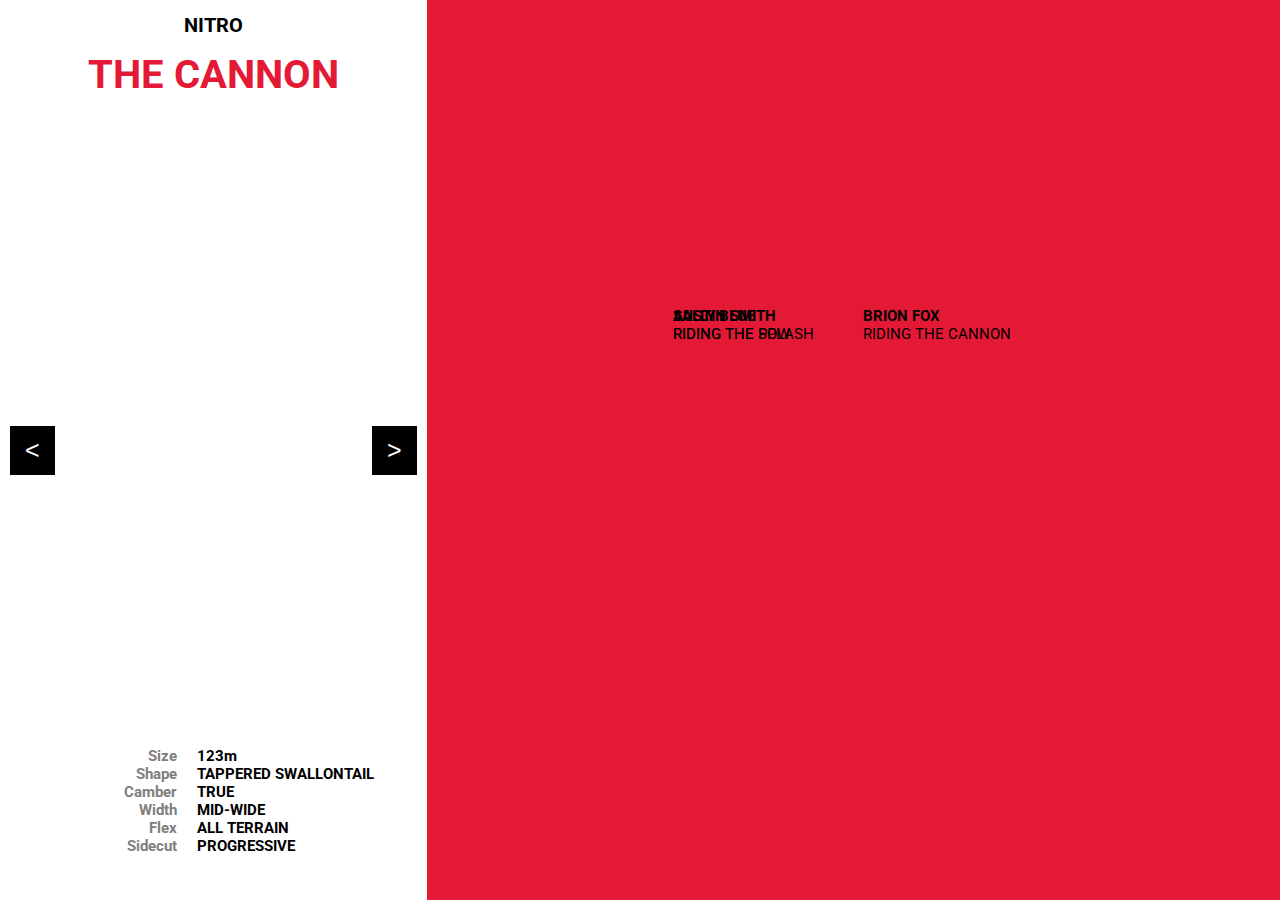
<file: 20200914/experiment/01/index.html>
<!DOCTYPE html>
<html lang="en" >
<head>
  <meta charset="UTF-8">
  <title>A Dribble Design Implementation</title>
  <link rel="stylesheet" href="./style.css">

</head>
<body>
<!-- partial:index.partial.html -->
<main>
  <div class="hero-left">
    <h1>NITRO</h1>
    <div class="layers">
      <div class="layer layer-displayed" data-scene="1">
        <span>THE CANNON</span>
        <div class="layer__image" style="background-image: url('http://pngimg.com/uploads/snowboard/snowboard_PNG8008.png')"></div>
        <div class="layer__info">
          <div>
            <strong>Size</strong>
            <strong>Shape</strong>
            <strong>Camber</strong>
            <strong>Width</strong>
            <strong>Flex</strong>
            <strong>Sidecut</strong>
          </div>
          <div>
            <span>123m</span>
            <span>TAPPERED SWALLONTAIL</span>
            <span>TRUE</span>
            <span>MID-WIDE</span>
            <span>ALL TERRAIN</span>
            <span>PROGRESSIVE</span>
          </div>
        </div>
      </div>
      <div class="layer" data-scene="2">
        <span>THE POW</span>
        <div class="layer__image" style="background-image: url('http://pngimg.com/uploads/snowboard/snowboard_PNG8006.png')"></div>
        <div class="layer__info">
          <div>
            <strong>Size</strong>
            <strong>Shape</strong>
            <strong>Camber</strong>
            <strong>Width</strong>
            <strong>Flex</strong>
            <strong>Sidecut</strong>
          </div>
          <div>
            <span>110m</span>
            <span>TWIN</span>
            <span>FALSE</span>
            <span>WIDE</span>
            <span>ALL TERRAIN</span>
            <span>PROGRESSIVE</span>
          </div>
        </div>
      </div>
      <div class="layer" data-scene="3">
        <span>THE SPLASH</span>
        <div class="layer__image" style="background-image: url('http://pngimg.com/uploads/snowboard/snowboard_PNG7998.png')"></div>
        <div class="layer__info">
          <div>
            <strong>Size</strong>
            <strong>Shape</strong>
            <strong>Camber</strong>
            <strong>Width</strong>
            <strong>Flex</strong>
            <strong>Sidecut</strong>
          </div>
          <div>
            <span>126m</span>
            <span>REVERSE CAMBER</span>
            <span>TRUE</span>
            <span>MID-WIDE</span>
            <span>ALL TERRAIN</span>
            <span>PROGRESSIVE</span>
          </div>
        </div>
      </div>
    </div>
    <button onclick="switchLayer(2)"><</button>
    <button onclick="switchLayer()">></button>
  </div>
  <div class="hero-right">
    <div class="layer layer-displayed" data-scene="1"></div>
    <div class="layer" data-scene="2"></div>
    <div class="layer" data-scene="3"></div>
    <div class="photo-frame">
      <div class="layer layer-displayed" style="background-image: url('https://images.unsplash.com/photo-1495468286609-71018e87abc5?ixlib=rb-0.3.5&ixid=eyJhcHBfaWQiOjEyMDd9&s=987c55a292efaa0adb9acfc26c06e22a&auto=format&fit=crop&w=670&q=80')" data-scene="1"></div>
      <div class="layer" style="background-image: url('https://images.unsplash.com/photo-1536099876051-79f4cbffeed1?ixlib=rb-0.3.5&ixid=eyJhcHBfaWQiOjEyMDd9&s=451b9215ee8acc20d5d7ea354aab570e&auto=format&fit=crop&w=1350&q=80')" data-scene="2"></div>
      <div class="layer" style="background-image: url('https://images.unsplash.com/photo-1512821062947-6eda5253c3e2?ixlib=rb-0.3.5&ixid=eyJhcHBfaWQiOjEyMDd9&s=305dedf0e09581de0ee68ab2c9523955&auto=format&fit=crop&w=1351&q=80')" data-scene="3"></div>
      <div class="cover"></div>
    </div>
    <div class="photo-name">
      <div class="photo-name__wrapper">
        <div class="layer layer-displayed" data-scene="1">
          <span class="photo-name__title">BRION FOX</span>
          <span>RIDING THE CANNON</span>
        </div>
        <div class="layer" data-scene="2">
          <span class="photo-name__title">AUSTIN SMITH</span>
          <span>RIDING THE POW</span>
        </div>
        <div class="layer" data-scene="3 ">
          <span class="photo-name__title">SALLY BLUE</span>
          <span>RIDING THE SPLASH</span>
        </div>
      </div>
    </div>
    <div class="photo-frame">
      <div class="layer layer-displayed" style="background-image: url('https://images.unsplash.com/photo-1486335223442-a034129506f6?ixlib=rb-0.3.5&ixid=eyJhcHBfaWQiOjEyMDd9&s=564f090b8a99c189845f2ef71d4f620a&auto=format&fit=crop&w=1350&q=80')" data-scene="1"></div>
      <div class="layer" style="background-image: url('https://images.unsplash.com/photo-1522056615691-da7b8106c665?ixlib=rb-0.3.5&ixid=eyJhcHBfaWQiOjEyMDd9&s=4f51ed1121800f23da98176659ba7506&auto=format&fit=crop&w=1352&q=80')" data-scene="2"></div>
      <div class="layer" style="background-image: url('https://images.unsplash.com/photo-1478700485868-972b69dc3fc4?ixlib=rb-0.3.5&ixid=eyJhcHBfaWQiOjEyMDd9&s=918195bdc5a37a2f412cf49234183427&auto=format&fit=crop&w=1350&q=80')" data-scene="3"></div>
      <div class="cover"></div>
    </div>
  </div>
</main>
<!-- partial -->
  <script  src="./script.js"></script>

</body>
</html>
</file>
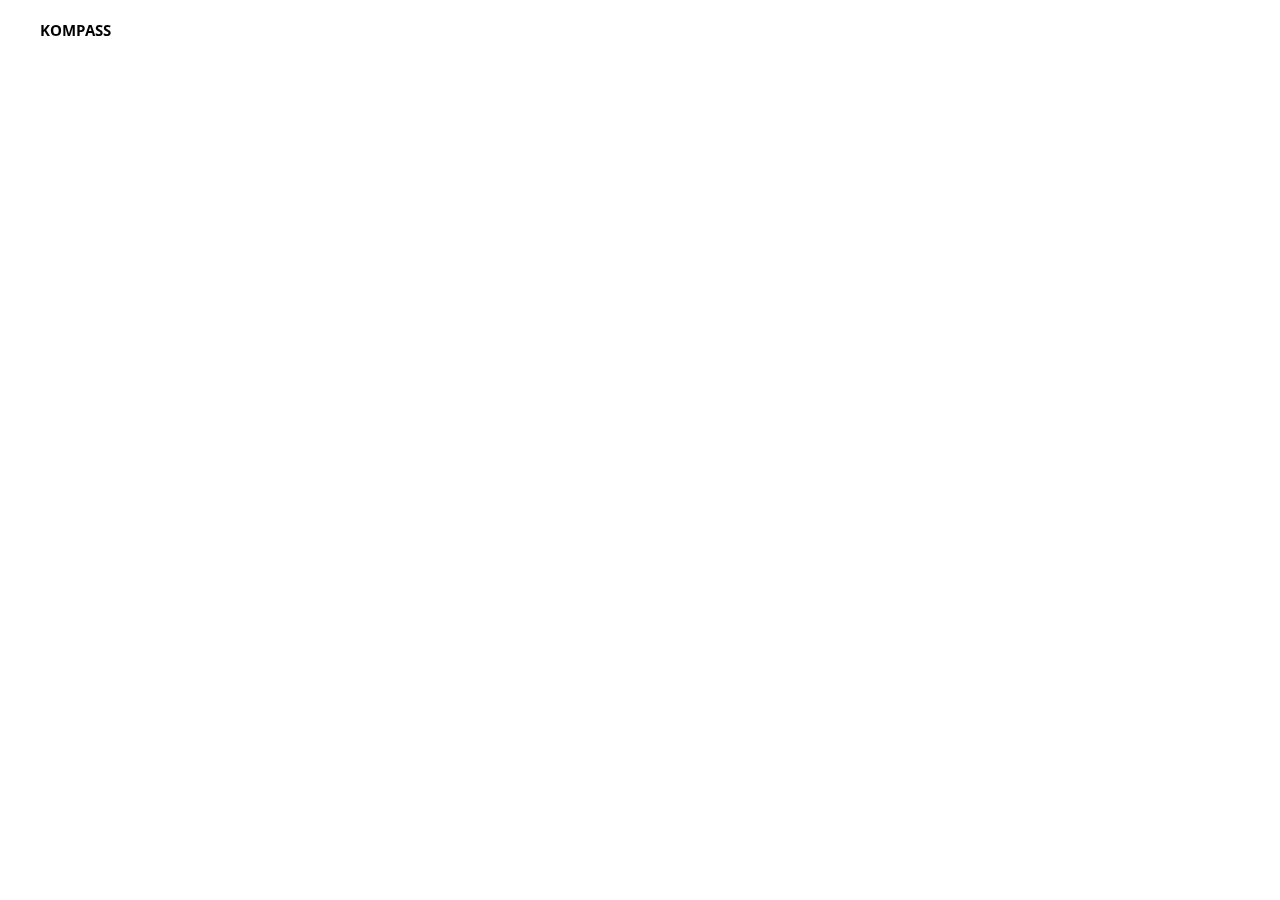
<file: 20200914/experiment/02/index.html>
<!DOCTYPE html>
<html lang="en" >
<head>
  <meta charset="UTF-8">
  <title>An implementation design</title>
  <link rel='stylesheet' href='https://use.fontawesome.com/releases/v5.6.3/css/all.css'><link rel="stylesheet" href="./style.css">

</head>
<body>
<!-- partial:index.partial.html -->
<main>
  <section class="menu">
    <span class="logo centered" onclick="hideDetails()"><i class="fas fa-arrow-left"></i>
      <span>KOMPASS</span>
    </span>
    <menu class="centered">
      <a href="">Home</a>
      <a href="">Locations</a>
      <a href="">Trips</a>
      <a href="">Contact</a>
    </menu>
  </section>
  <div class="bg-tilter"></div>
  <div class="bg-wrapper bg"></div>
  <div class="hero">
    <span class="bg">MONT BLANC</span>
  </div>
  <span class="text-flavor">White Mountain</span>
  <section class="options">
    <div class="option">
      <span>01</span>
      <a href="" onclick="showDetails(1); return false">Routes</a>
    </div>
    <div class="option">
      <span>02</span>
      <a href="" onclick="showDetails(2); return false">Trips</a>
    </div>
    <div class="option">
      <span>03</span>
      <a href="" onclick="showDetails(3); return false">Accomodation</a>
    </div>
  </section>
  <section class="details">
    <article>
      <div class="layer" data-option="1">
        <h2>Routes</h2>
        <h3>Cosmique Route</h3>
        <p>Sed eleifend auctor eros, at auctor lectus pharetra vitae. Aliquam ut libero et est semper pellentesque. Etiam imperdiet leo non elit auctor molestie. Donec ut libero at ante interdum pulvinar a ut odio. Aenean sed scelerisque felis. Pellentesque id commodo lorem. Donec a molestie ante. Sed et sem felis. Nam ullamcorper lectus in eleifend lacinia. Ut ut mi sed orci facilisis fermentum. In laoreet urna at quam imperdiet pharetra.</p>
        <p>Integer eleifend non metus vel pretium. Morbi quis dui sollicitudin, faucibus risus nec, lacinia nunc. Aenean gravida turpis sed nisl fermentum, sed vestibulum risus lobortis. Nam et nisi ac dolor euismod varius ac sed nisl.</p>
      </div>
      <div class="layer" data-option="2">
        <h2>Trips</h2>
        <h3>Bold Trip</h3>
        <p>Integer ex mi, suscipit quis blandit sit amet, pellentesque quis enim. Maecenas tristique nec elit sed pellentesque. Donec libero felis, pretium in tortor nec, rutrum ultricies neque.</p>
        <p>Aliquam hendrerit vulputate justo, id facilisis augue sollicitudin nec. Proin volutpat, quam vel dapibus congue, lorem augue maximus enim, non lacinia ligula diam vitae leo. Integer mattis id diam vitae iaculis. Proin ut urna dui. Ut vel pellentesque ante, ut consequat nunc. Quisque posuere orci nec ex convallis tincidunt. </p>
      </div>
      <div class="layer" data-option="3">
        <h2>Accomodation</h2>
        <h3>Cozy Rooms</h3>
        <p>Pellentesque pulvinar purus lacinia, interdum turpis vitae, molestie leo. Aenean sit amet justo lectus. Maecenas vestibulum magna nec dolor porttitor malesuada. Suspendisse semper vel nisi non blandit. Cras vulputate nisi vitae ipsum efficitur, quis rhoncus sapien lacinia. Nulla feugiat at libero vel accumsan.</p>
      </div>
    </article>
    <article style="background-image: url('https://images.unsplash.com/photo-1530738270955-2ed78de5c2a9?ixlib=rb-1.2.1&auto=format&fit=crop&w=649&q=80')">
    </article>
  </section>
</main>
<!-- partial -->
  <script  src="./script.js"></script>

</body>
</html>
</file>
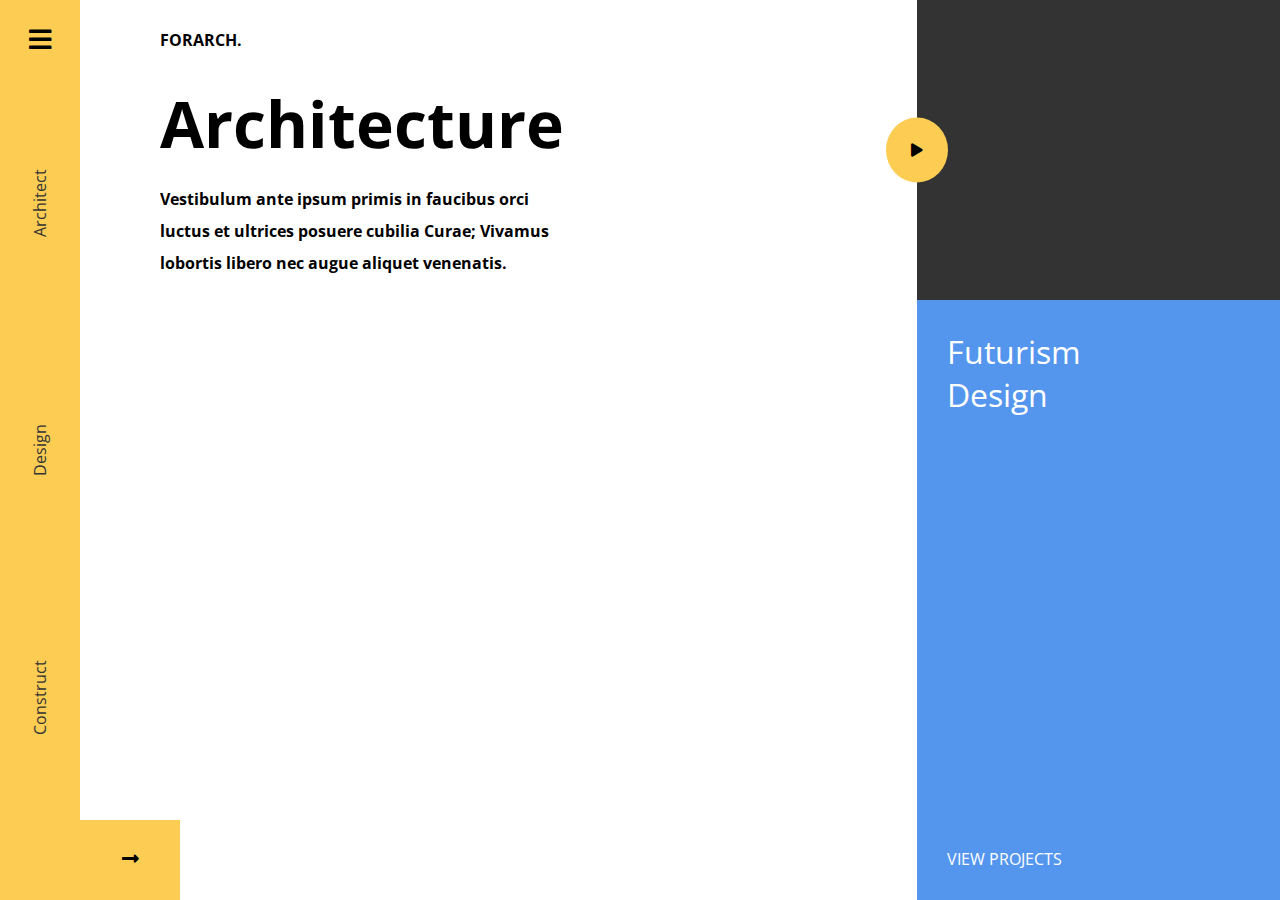
<file: 20200914/experiment/03/index.html>
<!DOCTYPE html>
<html lang="en" >
<head>
  <meta charset="UTF-8">
  <title>Css grid and animation exercise</title>
  <link rel='stylesheet' href='https://use.fontawesome.com/releases/v5.2.0/css/all.css'><link rel="stylesheet" href="./style.css">

</head>
<body>
<!-- partial:index.partial.html -->
<main>
  <div class="left-menu">
    <span class="menu-button centered"><i class="fas fa-bars"></i></span>
    <div class="menu">
      <a href="">Architect</a>
      <a href="">Design</a>
      <a href="">Construct</a>
    </div>
  </div>
  <div class="hero">
    <div class="layer displayed" data-scene="1" style="background-image: url('https://images.unsplash.com/photo-1462396240927-52058a6a84ec?ixlib=rb-0.3.5&ixid=eyJhcHBfaWQiOjEyMDd9&s=32a5850c810f727b8b6acacd28add6be&auto=format&fit=crop&w=1266&q=80')"></div>
    <div class="layer displayed-next" data-scene="2" style="background-image: url('https://images.unsplash.com/photo-1485628390555-1a7bd503f9fe?ixlib=rb-0.3.5&ixid=eyJhcHBfaWQiOjEyMDd9&s=14dba03b77081bef7eb9ac400a5ad015&auto=format&fit=crop&w=1350&q=80')"></div>
    <div class="layer" data-scene="3" style="background-image: url('https://images.unsplash.com/photo-1481026469463-66327c86e544?ixlib=rb-0.3.5&ixid=eyJhcHBfaWQiOjEyMDd9&s=5b49acfd71bb38b3e911e4435dd3629e&auto=format&fit=crop&w=824&q=80')"></div>
    <span class="logo">FORARCH.</span>
    <div class="titles">
      <div class="layer displayed" data-scene="1">
        <h1>Architecture</h1>
        <p>Vestibulum ante ipsum primis in faucibus orci luctus et ultrices posuere cubilia Curae; Vivamus lobortis libero nec augue aliquet venenatis. </p>
      </div>
      <div class="layer" data-scene="2">
        <h1>Design</h1>
        <p>Ut sit amet neque a mi fringilla consequat. Quisque in lobortis neque. Ut in hendrerit neque, vitae luctus nulla. Phasellus iaculis consequat placerat.</p>
      </div>
      <div class="layer" data-scene="3">
        <h1>Construction</h1>
        <p>Phasellus eu leo velit. Aliquam sed laoreet turpis. Sed accumsan aliquet mauris eget efficitur. Proin vitae augue est. Donec bibendum lectus nec pulvinar condimentum.</p>
      </div>
    </div>
  </div>
  <div class="right-side">
    <div class="video">
      <div class="layer displayed" data-scene="1" style="background-image: url('https://images.unsplash.com/photo-1488972685288-c3fd157d7c7a?ixlib=rb-0.3.5&ixid=eyJhcHBfaWQiOjEyMDd9&s=42e8aefff27aa902ca667e6583420b22&auto=format&fit=crop&w=1350&q=80')"></div>
      <div class="layer displayed-next" data-scene="2" style="background-image: url('https://images.unsplash.com/photo-1504450075628-39777da238ed?ixlib=rb-0.3.5&ixid=eyJhcHBfaWQiOjEyMDd9&s=d17043a1fa010d2ad3bfa8cab401f1c3&auto=format&fit=crop&w=1349&q=80')"></div>
      <div class="layer" data-scene="3" style="background-image: url('https://images.unsplash.com/photo-1446797376004-9352dfc9f789?ixlib=rb-0.3.5&ixid=eyJhcHBfaWQiOjEyMDd9&s=62e30262940b923e232aa2730d057b2c&auto=format&fit=crop&w=1362&q=80')"></div>
      <button class="play"><i class="fas fa-play"></i></button>
    </div>
    <div class="project">
      <div class="layer displayed" data-scene="1" style="background-image: url('https://images.unsplash.com/photo-1479839672679-a46483c0e7c8?ixlib=rb-0.3.5&ixid=eyJhcHBfaWQiOjEyMDd9&s=66d1682c7a6be1ab35bd939ace8e83e2&auto=format&fit=crop&w=654&q=80')"></div>
      <div class="layer displayed-next" data-scene="2" style="background-image: url('https://images.unsplash.com/photo-1496851473196-e26508c21494?ixlib=rb-0.3.5&ixid=eyJhcHBfaWQiOjEyMDd9&s=5437b3a697f823c14c7bc1b4e1c1bb86&auto=format&fit=crop&w=675&q=80')"></div>
      <div class="layer" data-scene="3" style="background-image: url('https://images.unsplash.com/photo-1494145904049-0dca59b4bbad?ixlib=rb-0.3.5&ixid=eyJhcHBfaWQiOjEyMDd9&s=fd470d76d91767dc4e32d57fe4c0144b&auto=format&fit=crop&w=634&q=80')"></div>
      <div class="overlay"></div>
      <div class="texts">
        <span>Futurism<br /> Design</span>
        <span>VIEW PROJECTS</span>
      </div>
    </div>
  </div>
  <div class="controls">
    <button onclick="switchLayer()"><i class="fas fa-long-arrow-alt-right"></i></button>
  </div>
</main>
<!-- partial -->
  <script  src="./script.js"></script>

</body>
</html>
</file>
<file: 20200914/experiment/01/style.css>
@import url("https://fonts.googleapis.com/css?family=Roboto:400,700");
:root {
  font-size: 10px;
  font-family: 'Roboto', sans-serif;
  --color1: #E41936;
  --color2: #E7E31D;
  --color3: #3BB7CE;
}
:root * {
  outline: none;
}

html, body, main {
  width: 100%;
  height: 100%;
  margin: 0;
}

main {
  display: grid;
  grid-template-columns: 1fr 2fr;
}
main .layer {
  position: absolute;
  top: 0;
  left: 0;
  width: 100%;
  height: 100%;
}
main .hero-left {
  position: relative;
  display: flex;
  flex-direction: column;
  justify-content: center;
}
main .hero-left h1 {
  text-align: center;
}
main .hero-left button {
  position: absolute;
  padding: 10px 15px;
  margin: 10px;
  border: none;
  background-color: black;
  color: white;
  font-size: 2.5rem;
  cursor: pointer;
  z-index: 2;
}
main .hero-left button:last-of-type {
  right: 0;
}
main .hero-left button:active {
  transform: scale(0.9);
}
main .hero-left .layers {
  position: relative;
  width: 100%;
  height: 100%;
  overflow: hidden;
}
main .hero-left .layers .layer {
  display: grid;
  grid-template-rows: 6rem 3fr 1fr;
  background-color: white;
  transition: all 0.5s cubic-bezier(0.55, 0, 0.1, 1);
  transition-delay: .5s;
  transform: translateX(100%);
  opacity: 0;
}
main .hero-left .layers .layer-displayed {
  transform: translateX(0);
  opacity: 1;
  z-index: 1;
}
main .hero-left .layers .layer-displayed-exit {
  transform: translateX(-100%);
  opacity: 0;
  z-index: 1;
}
main .hero-left .layers .layer > span {
  text-align: center;
  font-size: 4rem;
  font-weight: bold;
}
main .hero-left .layers .layer__image {
  background-repeat: no-repeat;
  background-size: auto 100%;
  background-position: center center;
}
main .hero-left .layers .layer__info {
  display: grid;
  grid-template-columns: 1fr 1.3fr;
  column-gap: 2rem;
  font-size: 1.5rem;
}
main .hero-left .layers .layer__info div {
  display: flex;
  flex-direction: column;
  justify-content: center;
}
main .hero-left .layers .layer__info div:first-child {
  align-items: flex-end;
  color: gray;
}
main .hero-left .layers .layer__info div:last-child {
  font-weight: bold;
}
main .hero-left .layers .layer:nth-child(1) > span {
  color: var(--color1);
}
main .hero-left .layers .layer:nth-child(2) > span {
  color: var(--color2);
}
main .hero-left .layers .layer:nth-child(3) > span {
  color: var(--color3);
}
main .hero-right {
  grid-column: 2;
  position: relative;
  overflow: hidden;
}
main .hero-right > .layer {
  background-color: #E41936;
  transform: translateX(100%);
  transition: transform 0.5s cubic-bezier(0.55, 0, 0.1, 1);
  transition-delay: .5s;
}
main .hero-right > .layer-displayed {
  transform: translateX(0);
  z-index: 2;
}
main .hero-right > .layer-displayed-exit {
  transition-delay: 1s;
  transition-duration: 0;
  z-index: 1;
}
main .hero-right > .layer:nth-child(1) {
  background-color: var(--color1);
}
main .hero-right > .layer:nth-child(2) {
  background-color: var(--color2);
}
main .hero-right > .layer:nth-child(3) {
  background-color: var(--color3);
}
main .hero-right .photo-name {
  position: absolute;
  top: 33%;
  left: 50%;
  width: 20%;
  font-size: 1.5rem;
  z-index: 2;
}
main .hero-right .photo-name span {
  display: block;
}
main .hero-right .photo-name__wrapper {
  position: relative;
}
main .hero-right .photo-name__title {
  font-weight: bold;
}
main .hero-right .photo-name .layer {
  padding: 10px;
  transform: translateX(-100%);
  transition: transform 0.5s cubic-bezier(0.55, 0, 0.1, 1);
}
main .hero-right .photo-name .layer-displayed {
  transform: translateX(0);
  transition-delay: .5s;
}
main .hero-right .photo-frame {
  position: absolute;
  overflow: hidden;
  animation-play-state: paused;
}
main .hero-right .photo-frame:nth-child(4) {
  top: 10%;
  left: 10%;
  width: 40%;
  height: 40%;
  z-index: 3;
}
main .hero-right .photo-frame:nth-child(4) .cover {
  background-color: black;
}
main .hero-right .photo-frame:last-child {
  top: 40%;
  left: 20%;
  width: 65%;
  height: 50%;
  z-index: 2;
}
main .hero-right .photo-frame .cover {
  position: absolute;
  top: 0;
  left: 0;
  width: 0;
  height: 100%;
  background-color: white;
  transition: width 0.5s cubic-bezier(0.55, 0, 0.1, 1);
}
main .hero-right .photo-frame .layer {
  background-repeat: no-repeat;
  background-size: cover;
  background-position: center;
  opacity: 0;
  transition-delay: .5s;
}
main .hero-right .photo-frame .layer-displayed {
  opacity: 1;
}

@keyframes cover {
  0% {
    width: 0;
  }
  50% {
    width: 100%;
  }
  95% {
    width: 0;
  }
  100% {
    width: 0;
  }
}
</file>
<file: 20200914/experiment/02/style.css>
@import url("https://fonts.googleapis.com/css?family=Open+Sans:400,700");
:root {
  font-family: 'Open Sans', sans-serif;
  font-size: 10vw;
}
:root *, :root *:before, :root *:after {
  box-sizing: border-box;
  transition: all 1s cubic-bezier(0.55, 0, 0.1, 1);
}

html, body, main {
  width: 100%;
  height: 100%;
  margin: 0;
}

.centered {
  display: flex;
  justify-content: center;
  align-items: center;
}

.bg {
  background-image: url("https://images.unsplash.com/photo-1538291397218-01e8830ddc68?ixlib=rb-1.2.1&auto=format&fit=crop&w=1600&q=70");
  background-attachment: fixed;
  background-position: center;
  background-size: cover;
}
.bg-wrapper {
  position: absolute;
  top: 0;
  left: 0;
  width: 100vw;
  height: 100vh;
  transform: scale(1.07) perspective(1000px) rotate3d(0, 1, 0, 0deg);
}
.bg-tilter {
  position: absolute;
  top: 0;
  left: 0;
  width: 45vw;
  height: 100vh;
  z-index: 3;
}
.bg-tilter:hover ~ .bg-wrapper {
  transform: scale(1.07) perspective(1000px) rotate3d(0, 1, 0, -3deg);
}
.bg-tilter:hover ~ .hero span {
  background-position: 50% -100%;
  transform: scale(1.07) perspective(1000px) rotate3d(0, 1, 0, 3deg);
}

main {
  position: relative;
  display: grid;
  grid-template-rows: 60px 1.5fr 3fr 60px;
  grid-template-columns: 60px repeat(4, 1fr) 60px;
  background-color: white;
  overflow: hidden;
}
main .hero {
  grid-row: 2 / -2;
  grid-column: 2 / -2;
  display: flex;
  flex-direction: column;
  justify-content: center;
  align-items: center;
  font-size: 1.29rem;
  font-weight: bold;
}
main .hero span {
  background-position: 50% 50%;
  -webkit-text-fill-color: transparent;
  -webkit-background-clip: text;
  cursor: default;
  z-index: 2;
  transform: scale(1.07) perspective(1000px) rotate3d(0, 1, 0, 0deg);
}
main .menu {
  grid-row: 1;
  grid-column: 1 / -1;
  display: flex;
  justify-content: space-between;
  z-index: 3;
}
main .menu .logo {
  position: relative;
  width: 150px;
  padding: 0 30px;
  background-color: white;
  color: black;
  font-size: .12rem;
  font-weight: bold;
  cursor: pointer;
}
main .menu .logo i, main .menu .logo span {
  position: absolute;
}
main .menu .logo i {
  font-size: .16rem;
  opacity: 0;
}
main .menu .logo span {
  opacity: 1;
}
main .menu menu {
  margin: 0;
}
main .menu menu a {
  margin-right: 30px;
  color: white;
  font-size: .12rem;
  text-decoration: none;
}
main .text-flavor {
  grid-row: 3;
  grid-column: 2;
  display: flex;
  flex-direction: column;
  justify-content: flex-end;
  color: white;
  font-size: .4rem;
  line-height: 1;
  z-index: 2;
}
main .options {
  grid-row: 3;
  grid-column: 3 / -2;
  display: grid;
  grid-template-columns: repeat(3, 1fr);
  grid-gap: .15rem;
  align-items: end;
}
main .options .option {
  position: relative;
  display: flex;
  flex-direction: column;
  justify-content: flex-end;
  border-bottom: 1px solid white;
  font-size: .12rem;
  font-weight: bold;
  overflow: hidden;
  z-index: 3;
}
main .options .option:nth-child(1) {
  grid-column: 1;
}
main .options .option:nth-child(2) {
  grid-column: 2;
}
main .options .option:nth-child(3) {
  grid-column: 3;
}
main .options .option:after {
  content: ' ';
  position: absolute;
  top: 0;
  left: 0;
  width: 100%;
  height: 100%;
  border-bottom: 2px solid white;
  z-index: -1;
  transform: translateX(-100%);
}
main .options .option:hover:after {
  transform: translateX(0);
}
main .options .option a, main .options .option span {
  text-decoration: none;
  color: white;
}
main .options .option a {
  font-size: .2rem;
}
main .details {
  grid-row: 3 / -1;
  grid-column: 3 / -1;
  display: grid;
  grid-template-columns: 1fr 1fr;
  grid-gap: 20px;
  opacity: 0;
  transform: translateY(100%);
}
main .details article {
  position: relative;
  padding: 20px;
  font-size: .12rem;
  background-image: cover;
}
main .details article h2 {
  position: relative;
  padding-bottom: 10px;
  overflow: hidden;
}
main .details article h2:after {
  content: ' ';
  position: absolute;
  top: 0;
  left: 0;
  width: 100%;
  height: 100%;
  border-bottom: 1px solid black;
  transform: translateX(-100%);
}
main .details article p {
  line-height: 3;
}
main .details article .layer {
  position: absolute;
  top: 0;
  left: 0;
  width: 100%;
  height: 100%;
  transform: translateY(100%);
}
main .details article .layer.show {
  transform: translateY(0);
}
main.hide .menu a {
  color: black;
}
main.hide .bg-wrapper {
  top: -107%;
}
main.hide .bg-tilter {
  display: none;
}
main.hide .logo {
  width: 75px;
  padding: 0 10px;
}
main.hide .logo i {
  opacity: 1;
}
main.hide .logo span {
  opacity: 0;
}
main.hide .hero {
  transform: translateY(-30%);
}
main.hide .text-flavor {
  color: black;
  transform: translateY(-70%);
}
main.hide .details {
  opacity: 1;
  transform: translateY(0);
}
main.hide .details h2:after {
  transform: translateX(0);
  transition-delay: .3s;
}
main.hide .details p {
  line-height: 1.618;
}
main.hide .options {
  transform: translateY(100%);
}
</file>
<file: 20200914/experiment/03/style.css>
@import url("https://fonts.googleapis.com/css?family=Open+Sans:400,700");
*, *:before, *:after {
  box-sizing: border-box;
  outline: none;
}

html, body, main {
  width: 100%;
  height: 100%;
  margin: 0;
}

button {
  cursor: pointer;
}

.centered {
  display: flex;
  flex-direction: column;
  justify-content: center;
  align-items: center;
}

.layer {
  position: absolute;
  top: 0;
  left: 0;
  bottom: 0;
  right: 0;
}

main {
  display: grid;
  grid-template-rows: auto 80px;
  grid-template-columns: 80px 3fr 1.3fr;
  font-family: 'Open Sans', sans-serif;
}
main .left-menu {
  grid-row: 1 / -1;
  display: grid;
  grid-template-rows: 80px auto 80px;
  grid-template-columns: 1;
  background-color: #FCCC53;
}
main .left-menu .menu {
  grid-row: 2;
  display: flex;
  flex-direction: column;
  justify-content: space-around;
}
main .left-menu .menu a {
  color: #333;
  text-decoration: none;
  text-align: center;
  transform: rotate(-90deg);
}
main .left-menu .menu-button {
  grid-row: 1;
  grid-column: 1;
  font-size: 1.6rem;
}
main .hero {
  grid-row: 1 / -1;
  grid-column: 2;
  position: relative;
  display: grid;
  grid-template-rows: 80px repeat(3, 3fr);
  grid-template-columns: 80px 1.1fr .9fr;
  overflow: hidden;
}
main .hero > .layer {
  background-attachment: fixed;
  background-position: center;
  background-repeat: no-repeat;
  background-size: cover;
  left: 100%;
  z-index: 2;
  transition: left 0.9s cubic-bezier(0.2, 0, 0.2, 1);
}
main .hero > .layer.displayed, main .hero > .layer.displayed-next {
  left: 0;
}
main .hero > .layer.displayed {
  z-index: 1;
}
main .hero > .layer.displayed-next {
  z-index: 0;
}
main .hero .logo {
  grid-row: 1;
  grid-column: 2;
  display: flex;
  flex-direction: column;
  justify-content: center;
  font-weight: bold;
  z-index: 2;
}
main .hero .titles {
  grid-row: 2;
  grid-column: 2;
  position: relative;
  overflow: hidden;
  z-index: 2;
}
main .hero .titles > .layer {
  transform: translateX(-100%);
  opacity: 0;
  transition: all 1s ease-out;
}
main .hero .titles > .layer.displayed {
  transform: translate(0);
  opacity: 1;
}
main .hero .titles h1 {
  margin: 0;
  font-size: 4rem;
}
main .hero .titles p {
  line-height: 2rem;
  font-weight: bold;
}
main .right-side {
  grid-row: 1 / -1;
  grid-column: -2;
  display: grid;
  grid-template-rows: 1fr 2fr;
  grid-template-columns: auto;
}
main .right-side .video {
  grid-row: 1;
  position: relative;
  background-color: #333;
}
main .right-side .video > .layer {
  background-attachment: fixed;
  background-position: center;
  background-repeat: no-repeat;
  background-size: cover;
  right: 100%;
  z-index: 2;
  transition: right 1s ease-out;
}
main .right-side .video > .layer.displayed, main .right-side .video > .layer.displayed-next {
  right: 0;
}
main .right-side .video > .layer.displayed {
  z-index: 1;
}
main .right-side .video > .layer.displayed-next {
  z-index: 0;
}
main .right-side .video:after {
  content: ' ';
  position: absolute;
  top: 0;
  left: 0;
  bottom: 0;
  right: 0;
  z-index: 4;
  background-color: #333;
  opacity: .7;
}
main .right-side .video .play {
  position: absolute;
  top: 50%;
  left: 0;
  padding: 25px;
  border: 0;
  border-radius: 50%;
  transform: translate(-50%, -50%);
  background-color: #FCCC53;
  z-index: 5;
}
main .right-side .project {
  grid-row: 2;
  position: relative;
}
main .right-side .project > .layer {
  background-attachment: fixed;
  background-position: center;
  background-repeat: no-repeat;
  background-size: cover;
  top: 100%;
  z-index: 2;
  transition: top 1s ease-out;
}
main .right-side .project > .layer.displayed, main .right-side .project > .layer.displayed-next {
  top: 0;
}
main .right-side .project > .layer.displayed {
  z-index: 1;
}
main .right-side .project > .layer.displayed-next {
  z-index: 0;
}
main .right-side .project .overlay {
  position: absolute;
  top: 0;
  left: 0;
  bottom: 0;
  right: 0;
  z-index: 4;
  background-color: #0b69e5;
  opacity: .7;
}
main .right-side .project .texts {
  position: absolute;
  display: flex;
  flex-direction: column;
  justify-content: space-between;
  width: 100%;
  height: 100%;
  padding: 30px;
  color: white;
  z-index: 5;
}
main .right-side .project .texts span:first-child {
  font-size: 2rem;
}
main .controls {
  grid-row: -2;
  grid-column: 2;
  z-index: 2;
}
main .controls button {
  width: 100px;
  height: 100%;
  border: none;
  background-color: #FCCC53;
  font-size: 1.2rem;
}
</file>
